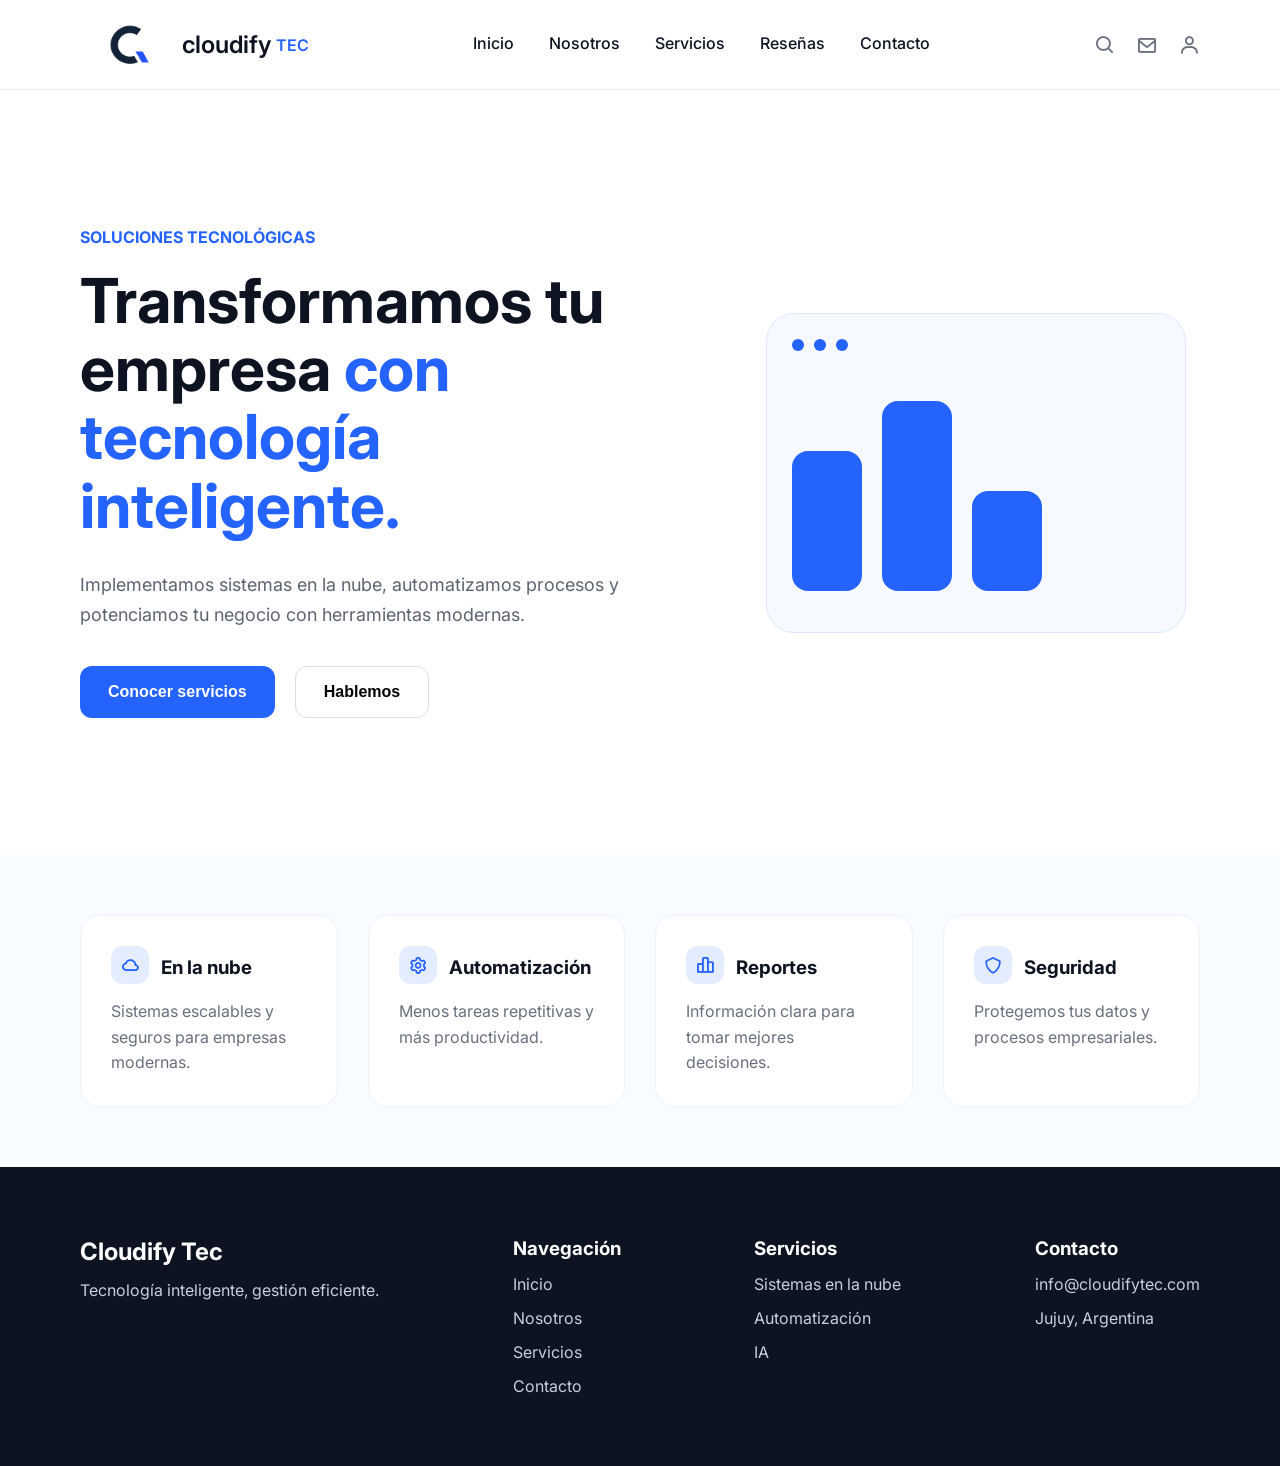
<file: index.html>
<!DOCTYPE html>
<html lang="es">
<head>
    <meta charset="UTF-8">
    <meta name="viewport" content="width=device-width, initial-scale=1.0">
    <meta name="description" content="Cloudify Tec ofrece soluciones tecnológicas para empresas: nube, automatización, inteligencia artificial y consultoría estratégica desde Jujuy, Argentina.">
    <meta name="keywords" content="tecnología, nube, automatización, inteligencia artificial, PyMEs, Jujuy, Argentina">
    <meta name="author" content="Cloudify Tec">
    <meta name="robots" content="index, follow">
    <meta property="og:title" content="Cloudify Tec | Tecnología inteligente">
    <meta property="og:description" content="Transformamos tu empresa con soluciones en la nube, automatización e IA.">
    <meta property="og:type" content="website">
    <meta property="og:locale" content="es_AR">
    <title>Cloudify Tec</title>

    <link rel="stylesheet" href="css/main.css">
    <link href="https://unpkg.com/boxicons@2.1.4/css/boxicons.min.css" rel="stylesheet">
    <link href="https://fonts.googleapis.com/css2?family=Inter:wght@300;400;500;600;700&display=swap" rel="stylesheet">
</head>
<body>

    <!-- NAVBAR -->
    <header class="navbar">

        <a href="index.html" class="logo">
            <div class="logo-icon">
                <img src="assets/logo-oficial.png" alt="Cloudify Tec logo" />
            </div>
            <div class="logo-text">
                cloudify <span>TEC</span>
            </div>
        </a>

        <nav class="nav-links">
            <a href="index.html">Inicio</a>
            <a href="Pages/nosotros.html">Nosotros</a>
            <a href="Pages/servicios.html">Servicios</a>
            <a href="Pages/reseñas.html">Reseñas</a>
            <a href="Pages/contacto.html">Contacto</a>
        </nav>


        <div class="nav-icons">
            <i class="bx bx-search"></i>
            <i class="bx bx-envelope"></i>
            <i class="bx bx-user"></i>
        </div>

    </header>


    <section class="hero">

        <div class="hero-text">

            <p class="mini-title">
                SOLUCIONES TECNOLÓGICAS
            </p>

            <h1>
                Transformamos tu empresa
                <span>
                    con tecnología inteligente.
                </span>
            </h1>

            <p class="description">
                Implementamos sistemas en la nube, automatizamos procesos
                y potenciamos tu negocio con herramientas modernas.
            </p>

            <div class="hero-buttons">
                <button class="primary-btn">
                    Conocer servicios
                </button>

                <button class="secondary-btn">
                    Hablemos
                </button>
            </div>

        </div>

        <div class="hero-image">

            <div class="mockup-card">

                <div class="mockup-top">
                    <span></span>
                    <span></span>
                    <span></span>
                </div>

                <div class="bars">
                    <div class="bar"></div>
                    <div class="bar middle"></div>
                    <div class="bar small"></div>
                </div>

            </div>

        </div>

    </section>

    <!-- FEATURES -->

    <section class="features">

        <div class="feature">

            <h3><span class="feature-icon"><i class="bx bx-cloud"></i></span>En la nube</h3>

            <p>
                Sistemas escalables y seguros para empresas modernas.
            </p>

        </div>

        <div class="feature">

            <h3><span class="feature-icon"><i class="bx bx-cog"></i></span>Automatización</h3>

            <p>
                Menos tareas repetitivas y más productividad.
            </p>

        </div>

        <div class="feature">

            <h3><span class="feature-icon"><i class="bx bx-bar-chart-alt-2"></i></span>Reportes</h3>

            <p>
                Información clara para tomar mejores decisiones.
            </p>

        </div>

        <div class="feature">

            <h3><span class="feature-icon"><i class="bx bx-shield"></i></span>Seguridad</h3>

            <p>
                Protegemos tus datos y procesos empresariales.
            </p>

        </div>

    </section>

    <!-- FOOTER -->

    <footer class="footer">

        <div class="footer-column">

            <h2>Cloudify Tec</h2>

            <p>
                Tecnología inteligente, gestión eficiente.
            </p>

        </div>

        <div class="footer-column">

            <h3>Navegación</h3>

            <a href="index.html">Inicio</a>
            <a href="Pages/nosotros.html">Nosotros</a>
            <a href="Pages/servicios.html">Servicios</a>
            <a href="Pages/contacto.html">Contacto</a>

        </div>

        <div class="footer-column">

            <h3>Servicios</h3>

            <a href="#">Sistemas en la nube</a>
            <a href="#">Automatización</a>
            <a href="#">IA</a>

        </div>

        <div class="footer-column">

            <h3>Contacto</h3>

            <p>info@cloudifytec.com</p>
            <p>Jujuy, Argentina</p>

        </div>

    </footer>

            


    </body>
    </html>
</file>
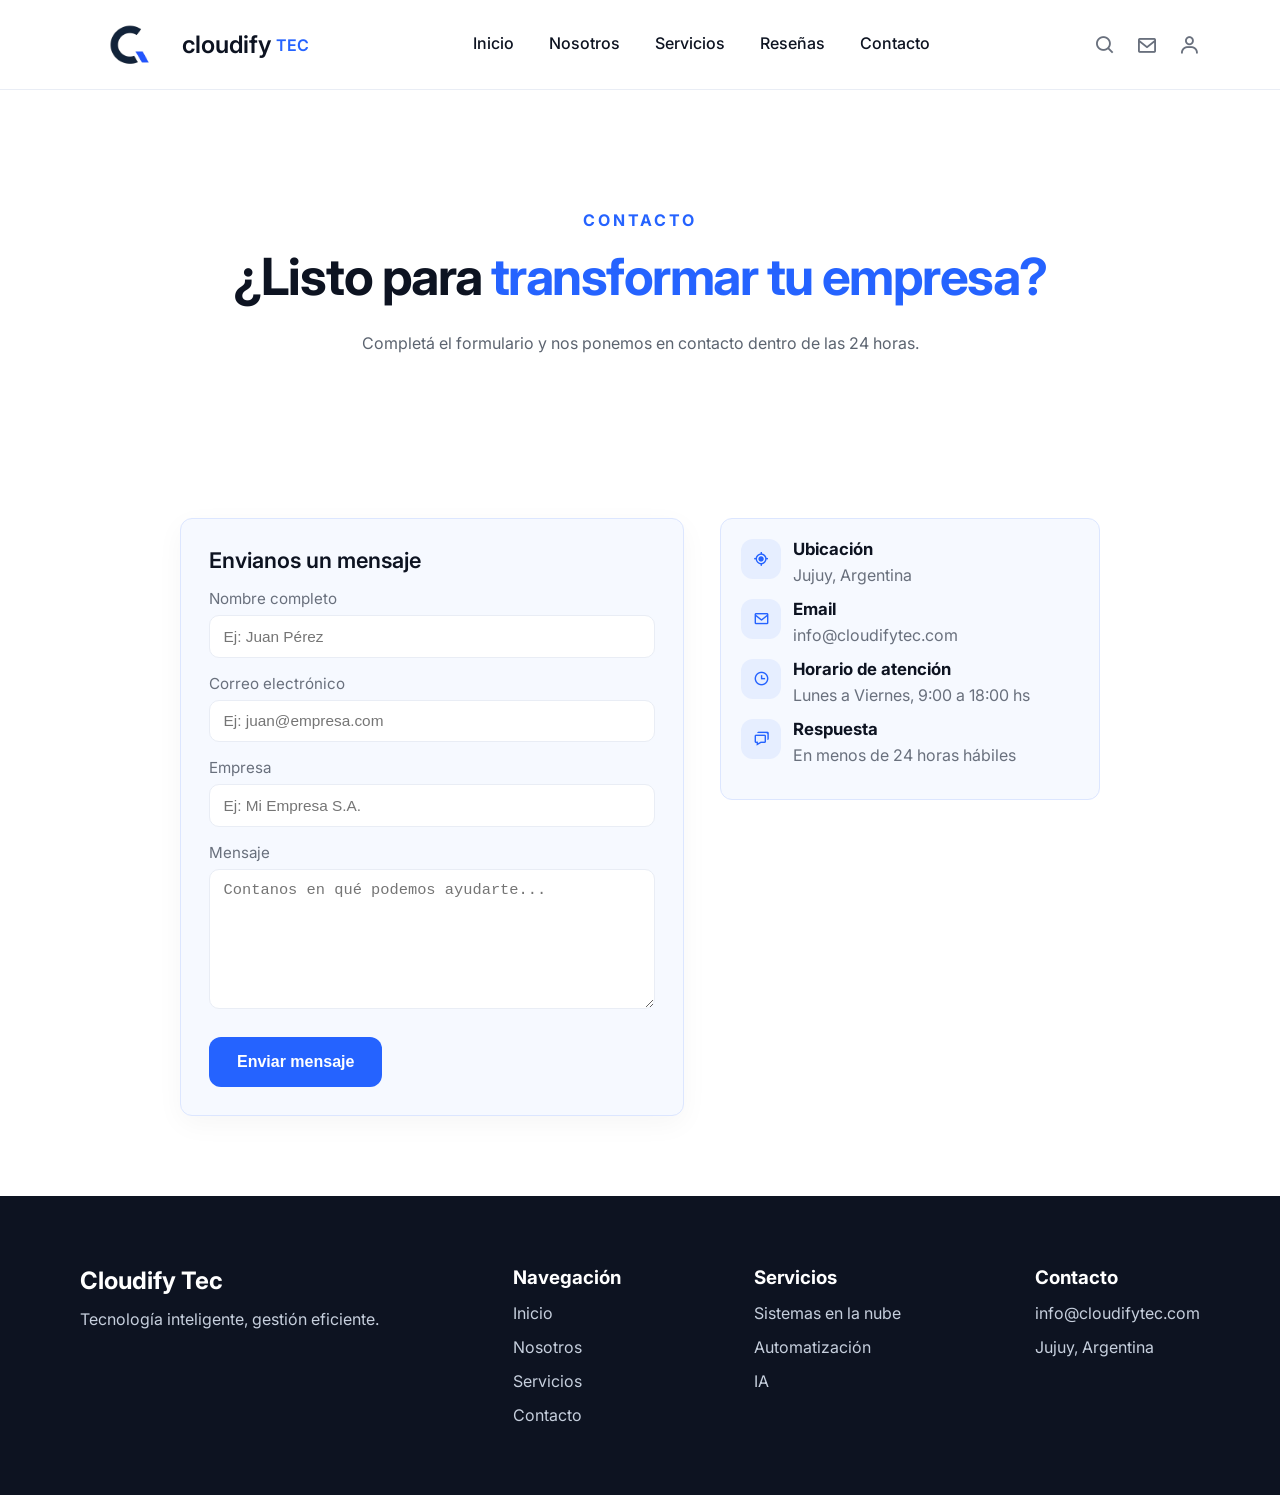
<file: Pages/contacto.html>
<!DOCTYPE html>
<html lang="es">
<head>
    <meta charset="UTF-8">
    <meta name="viewport" content="width=device-width, initial-scale=1.0">
    <meta name="description" content="Contactá a Cloudify Tec y comenzá tu transformación digital hoy mismo.">
    <meta name="keywords" content="contacto, tecnología, nube, automatización, inteligencia artificial, PyMEs, Jujuy, Argentina">
    <meta name="author" content="Cloudify Tec">
    <meta name="robots" content="index, follow">
    <meta property="og:title" content="Contacto | Cloudify Tec">
    <meta property="og:description" content="Contactá a Cloudify Tec para impulsar tu empresa con soluciones en la nube, automatización e inteligencia artificial.">
    <meta property="og:type" content="website">
    <meta property="og:locale" content="es_AR">
    <title>Contacto | Cloudify Tec</title>

    <link rel="stylesheet" href="../css/main.css">
    <link href="https://unpkg.com/boxicons@2.1.4/css/boxicons.min.css" rel="stylesheet">
    <link href="https://fonts.googleapis.com/css2?family=Inter:wght@300;400;500;600;700&display=swap" rel="stylesheet">
</head>
<body>

    <!-- NAVBAR -->
    <header class="navbar">
        <a href="../index.html" class="logo">
            <div class="logo-icon">
                <img src="../assets/logo-oficial.png" alt="Cloudify Tec logo" />
            </div>
            <div class="logo-text">
                cloudify <span>TEC</span>
            </div>
        </a>

        <nav class="nav-links">
            <a href="../index.html">Inicio</a>
            <a href="nosotros.html">Nosotros</a>
            <a href="servicios.html">Servicios</a>
            <a href="reseñas.html">Reseñas</a>
            <a href="contacto.html">Contacto</a>
        </nav>
        <div class="nav-icons">
            <i class="bx bx-search"></i>
            <i class="bx bx-envelope"></i>
            <i class="bx bx-user"></i>
        </div>
    </header>

    <!-- HERO CONTACTO -->
    <section class="page-hero">
        <p class="mini-title">CONTACTO</p>
        <h1>¿Listo para <span>transformar tu empresa?</span></h1>
        <p class="description">
            Completá el formulario y nos ponemos en contacto dentro de las 24 horas.
        </p>
    </section>

    <!-- SECCIÓN CONTACTO -->
    <section class="contacto-grid">

        <!-- FORMULARIO -->
        <div class="contacto-form">
            <h2 class="contacto-form__titulo">Envianos un mensaje</h2>

            <div class="form-grupo">
                <label class="form-grupo__label" for="nombre">Nombre completo</label>
                <input class="form-grupo__input" type="text" id="nombre" placeholder="Ej: Juan Pérez">
            </div>

            <div class="form-grupo">
                <label class="form-grupo__label" for="email">Correo electrónico</label>
                <input class="form-grupo__input" type="email" id="email" placeholder="Ej: juan@empresa.com">
            </div>

            <div class="form-grupo">
                <label class="form-grupo__label" for="empresa">Empresa</label>
                <input class="form-grupo__input" type="text" id="empresa" placeholder="Ej: Mi Empresa S.A.">
            </div>

            <div class="form-grupo">
                <label class="form-grupo__label" for="mensaje">Mensaje</label>
                <textarea class="form-grupo__textarea" id="mensaje" rows="5" placeholder="Contanos en qué podemos ayudarte..."></textarea>
            </div>

            <button class="primary-btn">Enviar mensaje</button>
        </div>

        <!-- INFO DE CONTACTO -->
        <div class="contacto-info">

            <div class="contacto-info__item">
                <span class="contacto-info__icono"><i class="bx bx-current-location"></i></span>
                <div>
                    <h3>Ubicación</h3>
                    <p>Jujuy, Argentina</p>
                </div>
            </div>

            <div class="contacto-info__item">
                <span class="contacto-info__icono"><i class="bx bx-envelope"></i></span>
                <div>
                    <h3>Email</h3>
                    <p>info@cloudifytec.com</p>
                </div>
            </div>

            <div class="contacto-info__item">
                <span class="contacto-info__icono"><i class="bx bx-time"></i></span>
                <div>
                    <h3>Horario de atención</h3>
                    <p>Lunes a Viernes, 9:00 a 18:00 hs</p>
                </div>
            </div>

            <div class="contacto-info__item">
                <span class="contacto-info__icono"><i class="bx bx-chat"></i></span>
                <div>
                    <h3>Respuesta</h3>
                    <p>En menos de 24 horas hábiles</p>
                </div>
            </div>

        </div>

    </section>

    <!-- FOOTER -->
    <footer class="footer">
        <div class="footer-column">
            <h2>Cloudify Tec</h2>
            <p>Tecnología inteligente, gestión eficiente.</p>
        </div>

        <div class="footer-column">
            <h3>Navegación</h3>
            <a href="../index.html">Inicio</a>
            <a href="nosotros.html">Nosotros</a>
            <a href="servicios.html">Servicios</a>
            <a href="contacto.html">Contacto</a>
        </div>

        <div class="footer-column">
            <h3>Servicios</h3>
            <a href="#">Sistemas en la nube</a>
            <a href="#">Automatización</a>
            <a href="#">IA</a>
        </div>

        <div class="footer-column">
            <h3>Contacto</h3>
            <p>info@cloudifytec.com</p>
            <p>Jujuy, Argentina</p>
        </div>
    </footer>


</body>
</html>
</file>
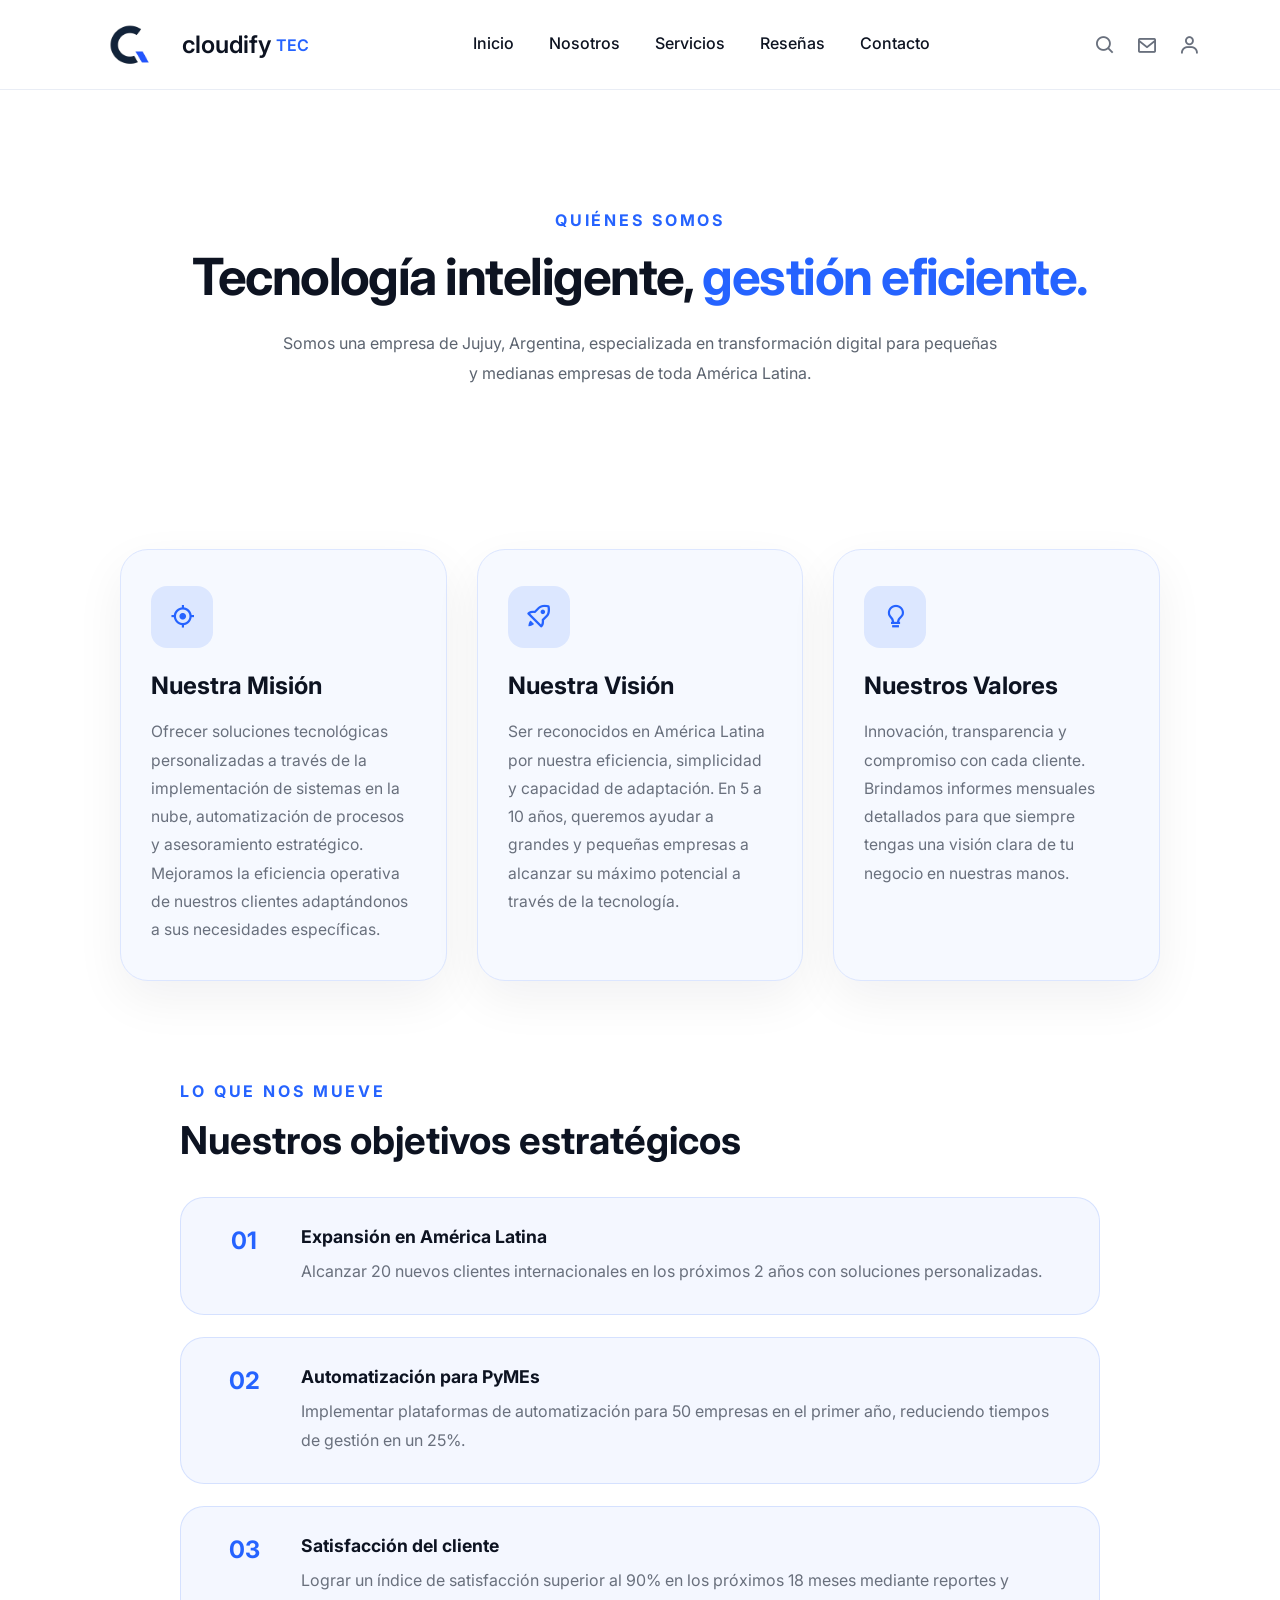
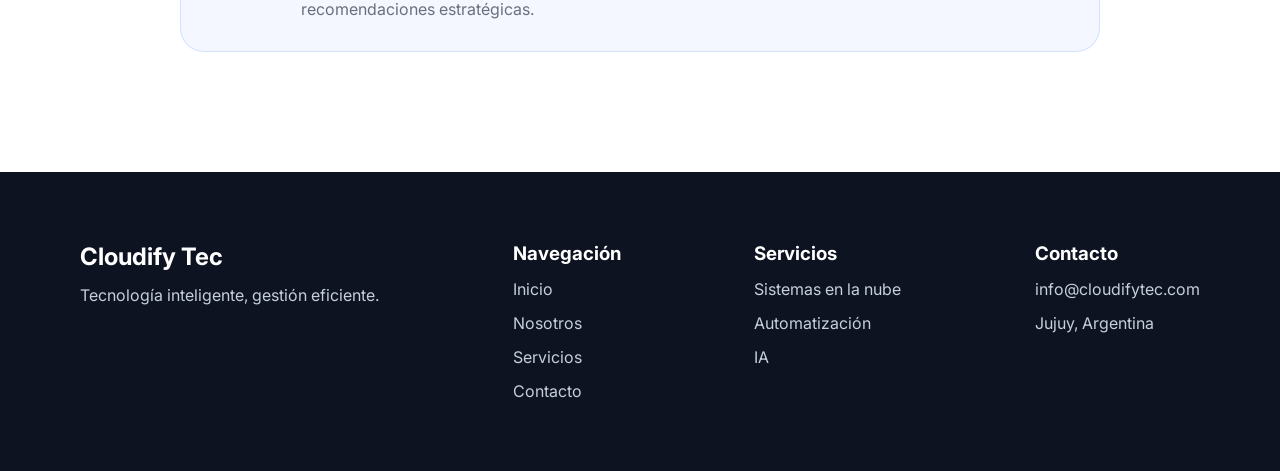
<file: Pages/nosotros.html>
<!DOCTYPE html>
<html lang="es">
<head>
    <meta charset="UTF-8">
    <meta name="viewport" content="width=device-width, initial-scale=1.0">
    <meta name="description" content="Conocé quiénes somos en Cloudify Tec, nuestra misión, visión y el equipo detrás de la transformación digital de tu empresa.">
    <meta name="keywords" content="nosotros, tecnología, nube, automatización, inteligencia artificial, PyMEs, Jujuy, Argentina">
    <meta name="author" content="Cloudify Tec">
    <meta name="robots" content="index, follow">
    <meta property="og:title" content="Nosotros | Cloudify Tec">
    <meta property="og:description" content="Descubrí el equipo y la visión de Cloudify Tec, expertos en soluciones tecnológicas para empresas.">
    <meta property="og:type" content="website">
    <meta property="og:locale" content="es_AR">
    <title>Nosotros | Cloudify Tec</title>

    <link rel="stylesheet" href="../css/main.css">
    <link href="https://unpkg.com/boxicons@2.1.4/css/boxicons.min.css" rel="stylesheet">
    <link href="https://fonts.googleapis.com/css2?family=Inter:wght@300;400;500;600;700&display=swap" rel="stylesheet">
</head>
<body>

    <!-- NAVBAR -->
    <header class="navbar">
        <a href="../index.html" class="logo">
            <div class="logo-icon">
                <img src="../assets/logo-oficial.png" alt="Cloudify Tec logo" />
            </div>
            <div class="logo-text">
                cloudify <span>TEC</span>
            </div>
        </a>

        <nav class="nav-links">
            <a href="../index.html">Inicio</a>
            <a href="nosotros.html">Nosotros</a>
            <a href="servicios.html">Servicios</a>
            <a href="reseñas.html">Reseñas</a>
            <a href="contacto.html">Contacto</a>
        </nav>

        <div class="nav-icons">
            <i class="bx bx-search"></i>
            <i class="bx bx-envelope"></i>
            <i class="bx bx-user"></i>
        </div>
    </header>

    <!-- HERO NOSOTROS -->
    <section class="page-hero">
        <p class="mini-title">QUIÉNES SOMOS</p>
        <h1>Tecnología inteligente, <span>gestión eficiente.</span></h1>
        <p class="description">
            Somos una empresa de Jujuy, Argentina, especializada en transformación digital 
            para pequeñas y medianas empresas de toda América Latina.
        </p>
    </section>

    <!-- MISIÓN Y VISIÓN -->
    <section class="about-grid">

        <div class="about-card">
            <div class="about-card__icono"><i class="bx bx-target-lock"></i></div>
            <h2 class="about-card__titulo">Nuestra Misión</h2>
            <p class="about-card__texto">
                Ofrecer soluciones tecnológicas personalizadas a través de la implementación 
                de sistemas en la nube, automatización de procesos y asesoramiento estratégico. 
                Mejoramos la eficiencia operativa de nuestros clientes adaptándonos a sus 
                necesidades específicas.
            </p>
        </div>

        <div class="about-card">
            <div class="about-card__icono"><i class="bx bx-rocket"></i></div>
            <h2 class="about-card__titulo">Nuestra Visión</h2>
            <p class="about-card__texto">
                Ser reconocidos en América Latina por nuestra eficiencia, simplicidad y 
                capacidad de adaptación. En 5 a 10 años, queremos ayudar a grandes y pequeñas 
                empresas a alcanzar su máximo potencial a través de la tecnología.
            </p>
        </div>

        <div class="about-card">
            <div class="about-card__icono"><i class="bx bx-bulb"></i></div>
            <h2 class="about-card__titulo">Nuestros Valores</h2>
            <p class="about-card__texto">
                Innovación, transparencia y compromiso con cada cliente. Brindamos informes 
                mensuales detallados para que siempre tengas una visión clara de tu negocio 
                en nuestras manos.
            </p>
        </div>

    </section>

    <!-- OBJETIVOS -->
    <section class="objetivos">
        <p class="mini-title">LO QUE NOS MUEVE</p>
        <h2>Nuestros objetivos estratégicos</h2>

        <div class="objetivos__lista">

            <div class="objetivo-item">
                <span class="objetivo-item__numero">01</span>
                <div>
                    <h3>Expansión en América Latina</h3>
                    <p>Alcanzar 20 nuevos clientes internacionales en los próximos 2 años con soluciones personalizadas.</p>
                </div>
            </div>

            <div class="objetivo-item">
                <span class="objetivo-item__numero">02</span>
                <div>
                    <h3>Automatización para PyMEs</h3>
                    <p>Implementar plataformas de automatización para 50 empresas en el primer año, reduciendo tiempos de gestión en un 25%.</p>
                </div>
            </div>

            <div class="objetivo-item">
                <span class="objetivo-item__numero">03</span>
                <div>
                    <h3>Satisfacción del cliente</h3>
                    <p>Lograr un índice de satisfacción superior al 90% en los próximos 18 meses mediante reportes y recomendaciones estratégicas.</p>
                </div>
            </div>

        </div>
    </section>

    <!-- FOOTER -->
    <footer class="footer">
        <div class="footer-column">
            <h2>Cloudify Tec</h2>
            <p>Tecnología inteligente, gestión eficiente.</p>
        </div>

        <div class="footer-column">
            <h3>Navegación</h3>
            <a href="../index.html">Inicio</a>
            <a href="nosotros.html">Nosotros</a>
            <a href="servicios.html">Servicios</a>
            <a href="contacto.html">Contacto</a>
        </div>

        <div class="footer-column">
            <h3>Servicios</h3>
            <a href="#">Sistemas en la nube</a>
            <a href="#">Automatización</a>
            <a href="#">IA</a>
        </div>

        <div class="footer-column">
            <h3>Contacto</h3>
            <p>info@cloudifytec.com</p>
            <p>Jujuy, Argentina</p>
        </div>
    </footer>


</body>
</html>
</file>
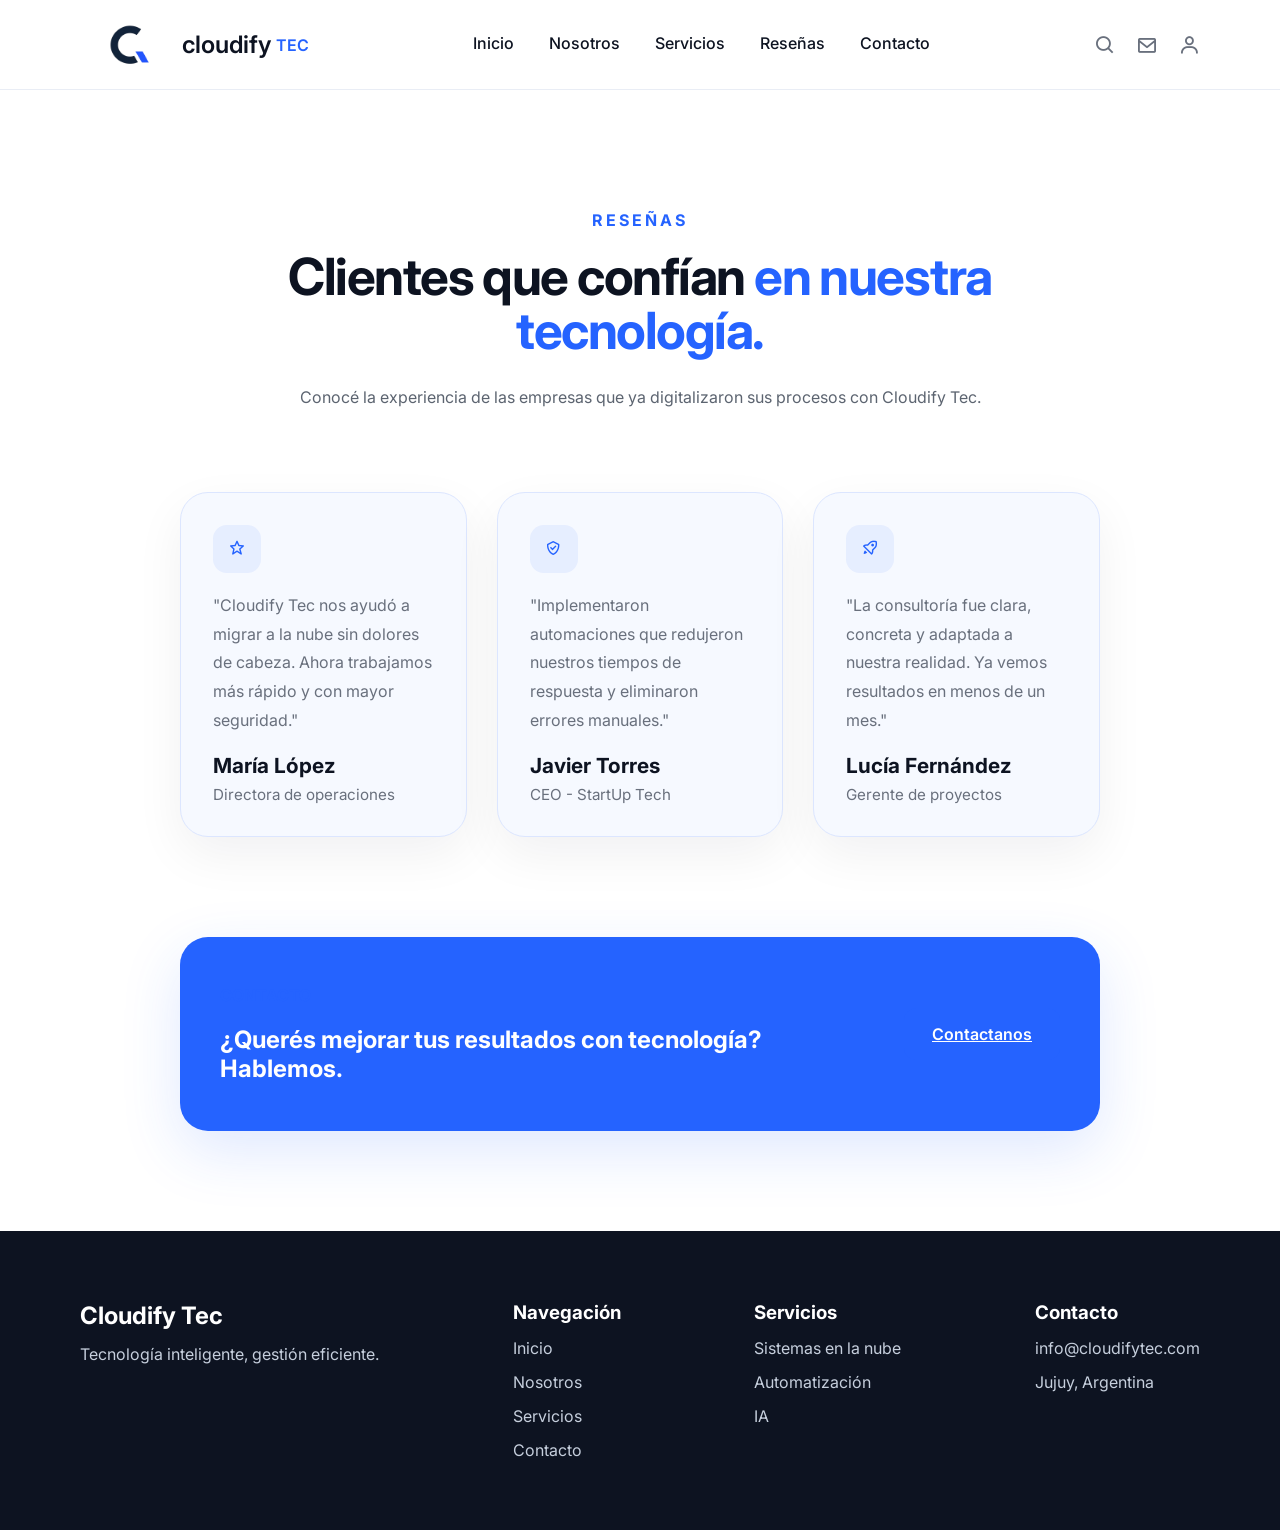
<file: Pages/reseñas.html>
﻿<!DOCTYPE html>
<html lang="es">
<head>
    <meta charset="UTF-8">
    <meta name="viewport" content="width=device-width, initial-scale=1.0">
    <meta name="description" content="Lee las reseñas de clientes satisfechos con Cloudify Tec y descubre por qué confían en nuestra tecnología.">
    <meta name="keywords" content="reseñas, testimonios, clientes, tecnología, nube, automatización, IA, Jujuy, Argentina">
    <meta name="author" content="Cloudify Tec">
    <meta name="robots" content="index, follow">
    <meta property="og:title" content="Reseñas | Cloudify Tec">
    <meta property="og:description" content="Conocé las reseñas de clientes de Cloudify Tec y cómo transformamos empresas con tecnología inteligente.">
    <meta property="og:type" content="website">
    <meta property="og:locale" content="es_AR">
    <title>Reseñas | Cloudify Tec</title>

    <link rel="stylesheet" href="../css/main.css">
    <link href="https://unpkg.com/boxicons@2.1.4/css/boxicons.min.css" rel="stylesheet">
    <link href="https://fonts.googleapis.com/css2?family=Inter:wght@300;400;500;600;700&display=swap" rel="stylesheet">
</head>
<body>

    <!-- NAVBAR -->
    <header class="navbar">
        <a href="../index.html" class="logo">
            <div class="logo-icon">
                <img src="../assets/logo-oficial.png" alt="Cloudify Tec logo" />
            </div>
            <div class="logo-text">
                cloudify <span>TEC</span>
            </div>
        </a>

        <nav class="nav-links">
            <a href="../index.html">Inicio</a>
            <a href="nosotros.html">Nosotros</a>
            <a href="servicios.html">Servicios</a>
            <a href="reseñas.html">Reseñas</a>
            <a href="contacto.html">Contacto</a>
        </nav>


        <div class="nav-icons">
            <i class="bx bx-search"></i>
            <i class="bx bx-envelope"></i>
            <i class="bx bx-user"></i>
        </div>
    </header>

    <!-- HERO RESEÑAS -->
    <section class="page-hero">
        <p class="mini-title">RESEÑAS</p>
        <h1>Clientes que confían <span>en nuestra tecnología.</span></h1>
        <p class="description">
            Conocé la experiencia de las empresas que ya digitalizaron sus procesos con Cloudify Tec.
        </p>
    </section>

    <!-- RESEÑAS -->
    <section class="reviews-grid">
        <article class="review-card">
            <div class="review-icon"><i class="bx bx-star"></i></div>
            <p>"Cloudify Tec nos ayudó a migrar a la nube sin dolores de cabeza. Ahora trabajamos más rápido y con mayor seguridad."</p>
            <h3>María López</h3>
            <span>Directora de operaciones</span>
        </article>

        <article class="review-card">
            <div class="review-icon"><i class="bx bx-check-shield"></i></div>
            <p>"Implementaron automaciones que redujeron nuestros tiempos de respuesta y eliminaron errores manuales."</p>
            <h3>Javier Torres</h3>
            <span>CEO - StartUp Tech</span>
        </article>

        <article class="review-card">
            <div class="review-icon"><i class="bx bx-rocket"></i></div>
            <p>"La consultoría fue clara, concreta y adaptada a nuestra realidad. Ya vemos resultados en menos de un mes."</p>
            <h3>Lucía Fernández</h3>
            <span>Gerente de proyectos</span>
        </article>
    </section>

    <!-- CTA -->
    <section class="cta-section">
        <div class="cta-card">
            <div>
                <p class="mini-title">CONTACTO</p>
                <h2>¿Querés mejorar tus resultados con tecnología? Hablemos.</h2>
            </div>
            <a href="contacto.html" class="primary-btn">Contactanos</a>
        </div>
    </section>

    <!-- FOOTER -->
    <footer class="footer">
        <div class="footer-column">
            <h2>Cloudify Tec</h2>
            <p>Tecnología inteligente, gestión eficiente.</p>
        </div>

        <div class="footer-column">
            <h3>Navegación</h3>
            <a href="../index.html">Inicio</a>
            <a href="nosotros.html">Nosotros</a>
            <a href="servicios.html">Servicios</a>
            <a href="contacto.html">Contacto</a>
        </div>

        <div class="footer-column">
            <h3>Servicios</h3>
            <a href="#">Sistemas en la nube</a>
            <a href="#">Automatización</a>
            <a href="#">IA</a>
        </div>

        <div class="footer-column">
            <h3>Contacto</h3>
            <p>info@cloudifytec.com</p>
            <p>Jujuy, Argentina</p>
        </div>
    </footer>
</body>
</html>
</file>
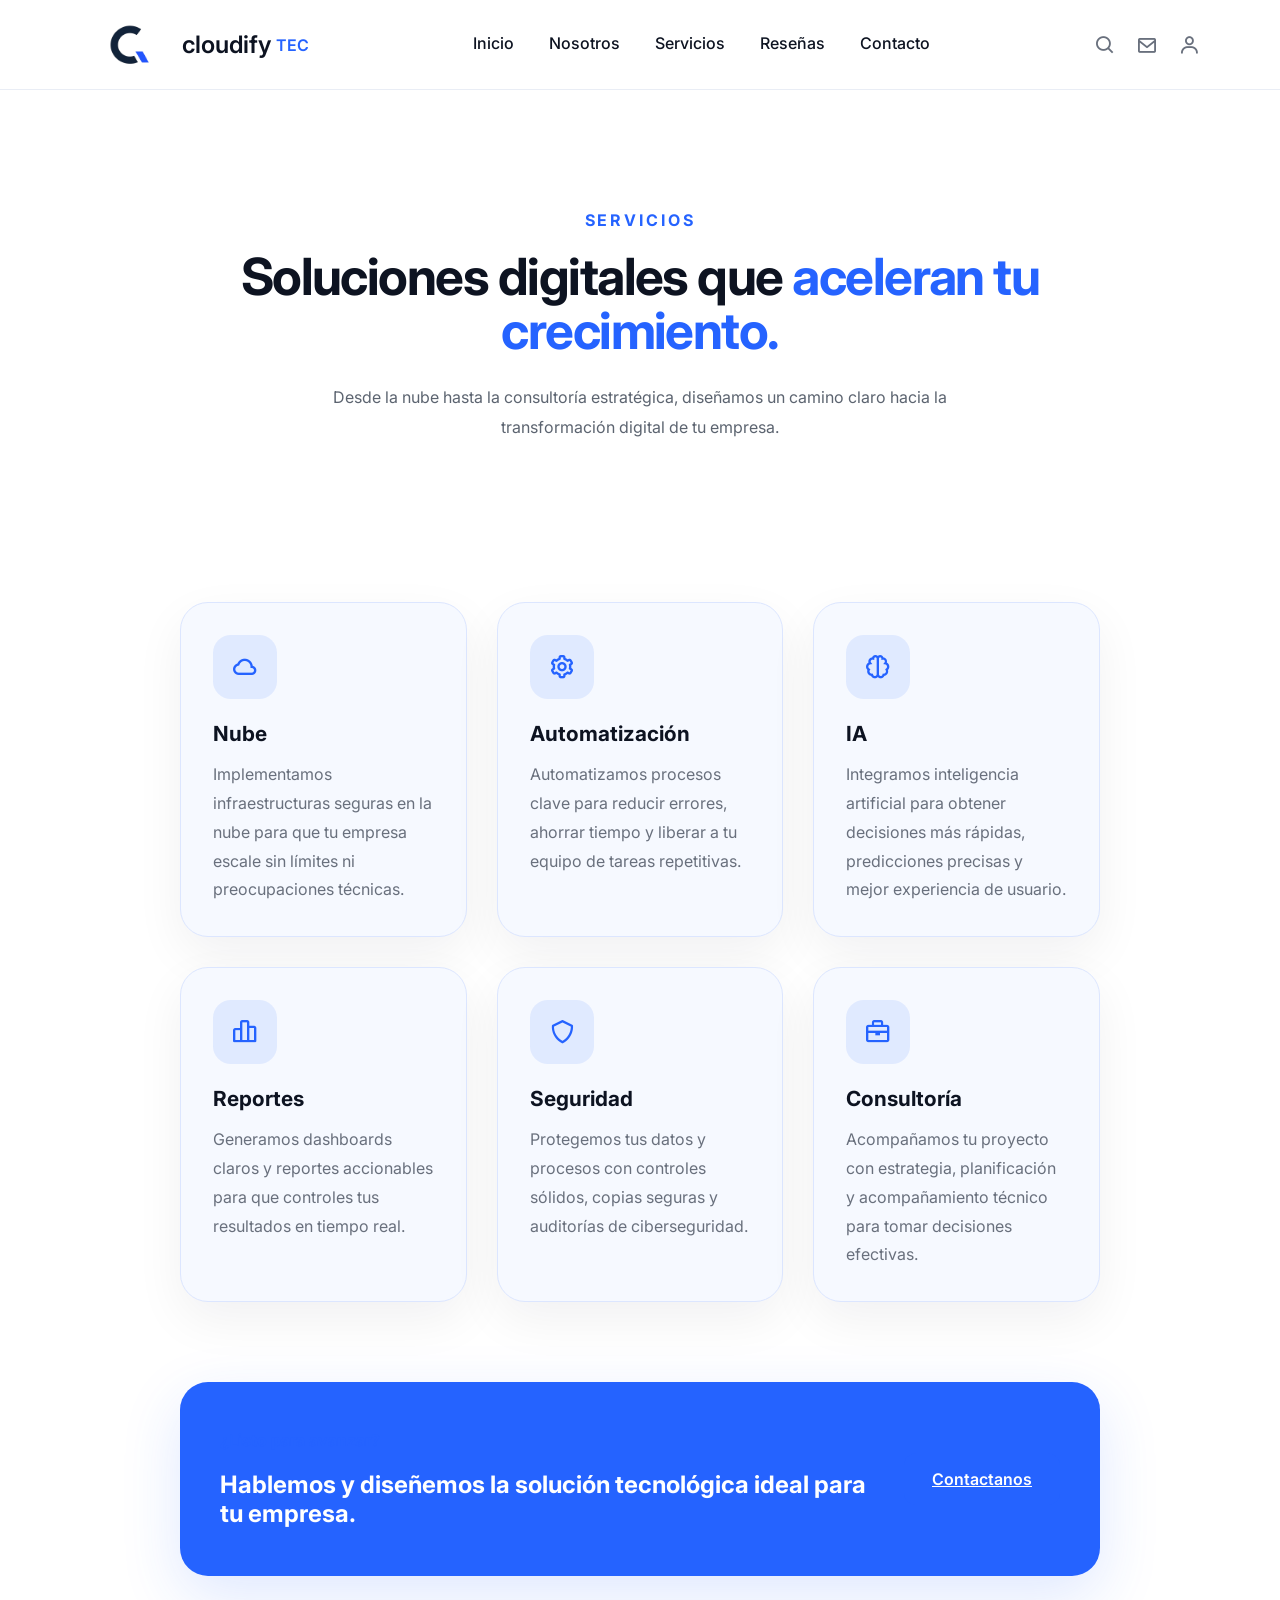
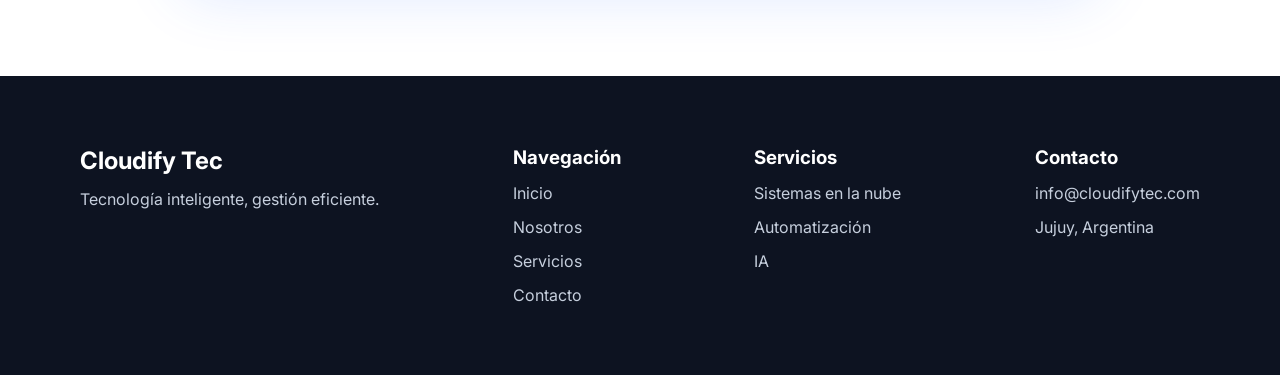
<file: Pages/servicios.html>
<!DOCTYPE html>
<html lang="es">
<head>
    <meta charset="UTF-8">
    <meta name="viewport" content="width=device-width, initial-scale=1.0">
    <meta name="description" content="Descubrí los servicios de Cloudify Tec: nube, automatización, IA, reportes, seguridad y consultoría para tu empresa.">
    <meta name="keywords" content="servicios, nube, automatización, inteligencia artificial, reportes, seguridad, consultoría, PyMEs, Jujuy, Argentina">
    <meta name="author" content="Cloudify Tec">
    <meta name="robots" content="index, follow">
    <meta property="og:title" content="Servicios | Cloudify Tec">
    <meta property="og:description" content="Explorá los servicios de Cloudify Tec: soluciones en nube, automatización, IA, reportes y seguridad para tu empresa.">
    <meta property="og:type" content="website">
    <meta property="og:locale" content="es_AR">
    <title>Servicios | Cloudify Tec</title>

    <link rel="stylesheet" href="../css/main.css">
    <link href="https://unpkg.com/boxicons@2.1.4/css/boxicons.min.css" rel="stylesheet">
    <link href="https://fonts.googleapis.com/css2?family=Inter:wght@300;400;500;600;700&display=swap" rel="stylesheet">
</head>
<body>

    <!-- NAVBAR -->
    <header class="navbar">
        <a href="../index.html" class="logo">
            <div class="logo-icon">
                <img src="../assets/logo-oficial.png" alt="Cloudify Tec logo" />
            </div>
            <div class="logo-text">
                cloudify <span>TEC</span>
            </div>
        </a>

        <nav class="nav-links">
            <a href="../index.html">Inicio</a>
            <a href="nosotros.html">Nosotros</a>
            <a href="servicios.html">Servicios</a>
            <a href="reseñas.html">Reseñas</a>
            <a href="contacto.html">Contacto</a>
        </nav>


        <div class="nav-icons">
            <i class="bx bx-search"></i>
            <i class="bx bx-envelope"></i>
            <i class="bx bx-user"></i>
        </div>
    </header>

    <!-- HERO SERVICIOS -->
    <section class="page-hero">
        <p class="mini-title">SERVICIOS</p>
        <h1>Soluciones digitales que <span>aceleran tu crecimiento.</span></h1>
        <p class="description">
            Desde la nube hasta la consultoría estratégica, diseñamos un camino claro hacia la transformación digital de tu empresa.
        </p>
    </section>

    <!-- GRID DE SERVICIOS -->
    <section class="servicios-grid">
        <article class="service-card">
            <div class="service-icon"><i class="bx bx-cloud"></i></div>
            <h3>Nube</h3>
            <p>Implementamos infraestructuras seguras en la nube para que tu empresa escale sin límites ni preocupaciones técnicas.</p>
        </article>

        <article class="service-card">
            <div class="service-icon"><i class="bx bx-cog"></i></div>
            <h3>Automatización</h3>
            <p>Automatizamos procesos clave para reducir errores, ahorrar tiempo y liberar a tu equipo de tareas repetitivas.</p>
        </article>

        <article class="service-card">
            <div class="service-icon"><i class="bx bx-brain"></i></div>
            <h3>IA</h3>
            <p>Integramos inteligencia artificial para obtener decisiones más rápidas, predicciones precisas y mejor experiencia de usuario.</p>
        </article>

        <article class="service-card">
            <div class="service-icon"><i class="bx bx-bar-chart-alt-2"></i></div>
            <h3>Reportes</h3>
            <p>Generamos dashboards claros y reportes accionables para que controles tus resultados en tiempo real.</p>
        </article>

        <article class="service-card">
            <div class="service-icon"><i class="bx bx-shield"></i></div>
            <h3>Seguridad</h3>
            <p>Protegemos tus datos y procesos con controles sólidos, copias seguras y auditorías de ciberseguridad.</p>
        </article>

        <article class="service-card">
            <div class="service-icon"><i class="bx bx-briefcase"></i></div>
            <h3>Consultoría</h3>
            <p>Acompañamos tu proyecto con estrategia, planificación y acompañamiento técnico para tomar decisiones efectivas.</p>
        </article>
    </section>

    <!-- CTA -->
    <section class="cta-section">
        <div class="cta-card">
            <div>
                <p class="mini-title">¿Listo para avanzar?</p>
                <h2>Hablemos y diseñemos la solución tecnológica ideal para tu empresa.</h2>
            </div>
            <a href="contacto.html" class="primary-btn">Contactanos</a>
        </div>
    </section>

    <!-- FOOTER -->
    <footer class="footer">
        <div class="footer-column">
            <h2>Cloudify Tec</h2>
            <p>Tecnología inteligente, gestión eficiente.</p>
        </div>

        <div class="footer-column">
            <h3>Navegación</h3>
            <a href="../index.html">Inicio</a>
            <a href="nosotros.html">Nosotros</a>
            <a href="servicios.html">Servicios</a>
            <a href="contacto.html">Contacto</a>
        </div>

        <div class="footer-column">
            <h3>Servicios</h3>
            <a href="#">Sistemas en la nube</a>
            <a href="#">Automatización</a>
            <a href="#">IA</a>
        </div>

        <div class="footer-column">
            <h3>Contacto</h3>
            <p>info@cloudifytec.com</p>
            <p>Jujuy, Argentina</p>
        </div>
    </footer>
</body>
</html>
</file>
<file: css/main.css>
@keyframes fadeUp {
  from {
    opacity: 0;
    transform: translateY(28px);
  }
  to {
    opacity: 1;
    transform: translateY(0);
  }
}
@keyframes fadeInLeft {
  from {
    opacity: 0;
    transform: translateX(-30px);
  }
  to {
    opacity: 1;
    transform: translateX(0);
  }
}
@keyframes fadeInRight {
  from {
    opacity: 0;
    transform: translateX(30px);
  }
  to {
    opacity: 1;
    transform: translateX(0);
  }
}
@keyframes fadeInDown {
  from {
    opacity: 0;
    transform: translateY(-20px);
  }
  to {
    opacity: 1;
    transform: translateY(0);
  }
}
@keyframes growBar1 {
  from {
    height: 0;
  }
  to {
    height: 140px;
  }
}
@keyframes growBar2 {
  from {
    height: 0;
  }
  to {
    height: 190px;
  }
}
@keyframes growBar3 {
  from {
    height: 0;
  }
  to {
    height: 100px;
  }
}
@keyframes floatCard {
  0%, 100% {
    transform: translateY(0px);
  }
  50% {
    transform: translateY(-12px);
  }
}
@keyframes pulse {
  0%, 100% {
    box-shadow: 0 0 0 0 rgba(37, 99, 255, 0.4);
  }
  50% {
    box-shadow: 0 0 0 10px rgba(37, 99, 255, 0);
  }
}
@keyframes blink {
  0%, 100% {
    opacity: 1;
  }
  50% {
    opacity: 0.25;
  }
}
.navbar {
  width: 100%;
  height: 90px;
  display: flex;
  align-items: center;
  justify-content: space-between;
  padding: 0 80px;
  border-bottom: 1px solid #e9edf5;
  position: sticky;
  top: 0;
  z-index: 100;
  background: rgba(255, 255, 255, 0.88);
  backdrop-filter: blur(14px);
  -webkit-backdrop-filter: blur(14px);
}

.logo {
  display: flex;
  align-items: center;
  gap: 2px;
  animation: fadeInLeft 0.6s cubic-bezier(0.22, 1, 0.36, 1) both;
  text-decoration: none;
  color: inherit;
}

.logo-icon {
  width: 100px;
  height: 100px;
  overflow: hidden;
  display: flex;
  align-items: center;
  justify-content: center;
  transition: transform 0.3s;
}

.logo:hover .logo-icon {
  transform: scale(1.05);
}

.logo-icon img {
  width: 100%;
  height: 100%;
  object-fit: cover;
}

.logo-text {
  font-size: 24px;
  font-weight: 600;
  display: flex;
  align-items: center;
}

.logo-text span {
  color: #2563ff;
  font-size: 16px;
  margin-left: 5px;
}

.nav-links {
  display: flex;
  gap: 35px;
  animation: fadeInDown 0.6s 0.15s cubic-bezier(0.22, 1, 0.36, 1) both;
}

.nav-links a {
  text-decoration: none;
  color: #0d1321;
  font-weight: 500;
  position: relative;
  padding-bottom: 3px;
  transition: color 0.3s;
}

.nav-links a::after {
  content: "";
  position: absolute;
  bottom: 0;
  left: 0;
  width: 0;
  height: 2px;
  background: #2563ff;
  border-radius: 2px;
  transition: width 0.3s cubic-bezier(0.22, 1, 0.36, 1);
}

.nav-links a:hover {
  color: #2563ff;
}

.nav-links a:hover::after {
  width: 100%;
}

.nav-icons {
  display: flex;
  gap: 20px;
  font-size: 22px;
  cursor: pointer;
  animation: fadeInDown 0.6s 0.25s cubic-bezier(0.22, 1, 0.36, 1) both;
}


.nav-icons span {
  display: inline-block;
  transition: transform 0.25s, color 0.25s;
}

.nav-icons span:hover {
  transform: scale(1.3);
  color: #2563ff;
}

/* Mobile toggle button (hidden on desktop) */
.nav-toggle {
  display: none;
  background: transparent;
  border: none;
  font-size: 26px;
  cursor: pointer;
}

@media (max-width: 760px) {
  .navbar {
    padding: 0 20px;
    height: 72px;
  }
  .nav-toggle {
    display: block;
  }
  .nav-links {
    display: none;
    position: absolute;
    top: 72px;
    left: 0;
    right: 0;
    background: rgba(255, 255, 255, 0.98);
    flex-direction: column;
    gap: 0;
    padding: 12px 18px;
    border-bottom: 1px solid #e9edf5;
  }
  .nav-links a {
    padding: 12px 0;
    border-bottom: 1px solid transparent;
  }
  .nav-icons {
    display: none;
  }
  .navbar.nav-open .nav-links {
    display: flex;
  }
}
.hero {
  width: 100%;
  min-height: 85vh;
  display: flex;
  align-items: center;
  justify-content: space-between;
  padding: 80px;
}

.hero-text {
  width: 50%;
}

.mini-title {
  color: #2563ff;
  font-weight: 700;
  margin-bottom: 20px;
  animation: fadeUp 0.6s 0.2s cubic-bezier(0.22, 1, 0.36, 1) both;
}

.hero-text h1 {
  font-size: 62px;
  line-height: 1.1;
  margin-bottom: 30px;
  animation: fadeUp 0.6s 0.35s cubic-bezier(0.22, 1, 0.36, 1) both;
}

.hero-text h1 span {
  color: #2563ff;
}

.description {
  color: #5c6470;
  font-size: 18px;
  line-height: 1.7;
  margin-bottom: 35px;
  animation: fadeUp 0.6s 0.5s cubic-bezier(0.22, 1, 0.36, 1) both;
}

.hero-buttons {
  display: flex;
  gap: 20px;
  animation: fadeUp 0.6s 0.65s cubic-bezier(0.22, 1, 0.36, 1) both;
}

.primary-btn {
  background: #2563ff;
  color: white;
  border: none;
  padding: 16px 28px;
  border-radius: 12px;
  font-size: 16px;
  font-weight: 600;
  cursor: pointer;
  transition: transform 0.25s, box-shadow 0.25s;
}

.primary-btn:hover {
  transform: translateY(-4px);
  box-shadow: 0 10px 30px rgba(37, 99, 255, 0.35);
}

.primary-btn:active {
  transform: translateY(-1px);
}

.secondary-btn {
  background: transparent;
  border: 1px solid #d8dce5;
  padding: 16px 28px;
  border-radius: 12px;
  font-size: 16px;
  font-weight: 600;
  cursor: pointer;
  transition: border-color 0.25s, transform 0.25s, background 0.25s, color 0.25s;
}

.secondary-btn:hover {
  border-color: #2563ff;
  color: #2563ff;
  background: #f0f5ff;
  transform: translateY(-4px);
}

.hero-image {
  width: 40%;
  display: flex;
  justify-content: center;
  animation: fadeInRight 0.7s 0.4s cubic-bezier(0.22, 1, 0.36, 1) both;
}

.mockup-card {
  width: 420px;
  height: 320px;
  background: #f6f9ff;
  border: 1px solid #dce6ff;
  border-radius: 28px;
  padding: 25px;
  animation: fadeInRight 0.7s 0.4s cubic-bezier(0.22, 1, 0.36, 1) both, floatCard 4s 1.2s ease-in-out infinite;
}

.mockup-top {
  display: flex;
  gap: 10px;
  margin-bottom: 40px;
}

.mockup-top span {
  width: 12px;
  height: 12px;
  border-radius: 50%;
  background: #2563ff;
}

.mockup-top span:nth-child(1) {
  animation: blink 2s 0s infinite;
}

.mockup-top span:nth-child(2) {
  animation: blink 2s 0.4s infinite;
}

.mockup-top span:nth-child(3) {
  animation: blink 2s 0.8s infinite;
}

.bars {
  width: 100%;
  height: 200px;
  display: flex;
  align-items: flex-end;
  gap: 20px;
}

.bar {
  width: 70px;
  border-radius: 16px;
  background: #2563ff;
  transition: filter 0.25s;
}

.bar:hover {
  filter: brightness(1.2);
  cursor: pointer;
}

.bar:nth-child(1) {
  height: 140px;
  animation: growBar1 0.9s 0.8s cubic-bezier(0.22, 1, 0.36, 1) both;
}

.bar:nth-child(2) {
  height: 190px;
  animation: growBar2 0.9s 1s cubic-bezier(0.22, 1, 0.36, 1) both;
}

.bar:nth-child(3) {
  height: 100px;
  animation: growBar3 0.9s 1.2s cubic-bezier(0.22, 1, 0.36, 1) both;
}

.features {
  width: 100%;
  display: flex;
  justify-content: center;
  gap: 30px;
  padding: 60px 80px;
  background: #f8fbff;
}

.feature {
  width: 260px;
  background: white;
  padding: 30px;
  border-radius: 20px;
  border: 1px solid #edf1f7;
  transition: transform 0.3s cubic-bezier(0.22, 1, 0.36, 1), box-shadow 0.3s, border-color 0.3s;
}

.feature:nth-child(1) {
  animation: fadeUp 0.6s 0.1s cubic-bezier(0.22, 1, 0.36, 1) both;
}

.feature:nth-child(2) {
  animation: fadeUp 0.6s 0.25s cubic-bezier(0.22, 1, 0.36, 1) both;
}

.feature:nth-child(3) {
  animation: fadeUp 0.6s 0.4s cubic-bezier(0.22, 1, 0.36, 1) both;
}

.feature:nth-child(4) {
  animation: fadeUp 0.6s 0.55s cubic-bezier(0.22, 1, 0.36, 1) both;
}

.feature:hover {
  transform: translateY(-8px);
  box-shadow: 0 16px 40px rgba(37, 99, 255, 0.12);
  border-color: #c0d3ff;
}

.feature h3 {
  margin-bottom: 15px;
}

.feature p {
  color: #69707d;
  line-height: 1.6;
}

@media (max-width: 1100px) {
  .hero {
    flex-direction: column;
    gap: 60px;
  }
  .hero-text {
    width: 100%;
  }
  .hero-image {
    width: 100%;
  }
  .features {
    flex-wrap: wrap;
  }
  .footer {
    flex-wrap: wrap;
    gap: 40px;
  }
}
@media (max-width: 768px) {
  .navbar {
    padding: 20px;
  }
  .nav-links {
    display: none;
  }
  .hero {
    padding: 40px 20px;
  }
  .hero-text h1 {
    font-size: 42px;
  }
  .mockup-card {
    width: 100%;
  }
  .features {
    padding: 40px 20px;
  }
  .footer {
    padding: 50px 20px;
  }
}
.footer {
  width: 100%;
  background: #0d1321;
  color: white;
  display: flex;
  justify-content: space-between;
  padding: 70px 80px;
}

.footer-column {
  display: flex;
  flex-direction: column;
  gap: 14px;
}

.footer-column a {
  text-decoration: none;
  color: #c6cfdd;
  transition: color 0.25s, transform 0.25s;
  display: inline-block;
  transform: translateX(0);
}

.footer-column a:hover {
  color: #ffffff;
  transform: translateX(6px);
}

.footer-column p {
  color: #c6cfdd;
}

.page-hero {
  width: min(1080px, 100%);
  margin: 0 auto;
  padding: 120px 80px 80px;
  text-align: center;
}

.page-hero .mini-title {
  color: #2563ff;
  font-weight: 700;
  letter-spacing: 0.18em;
  text-transform: uppercase;
  margin-bottom: 20px;
  animation: fadeUp 0.6s cubic-bezier(0.22, 1, 0.36, 1) both;
}

.page-hero h1 {
  font-size: clamp(2.8rem, 4vw, 4.6rem);
  line-height: 1.05;
  margin-bottom: 24px;
  letter-spacing: -0.03em;
  animation: fadeUp 0.6s 0.15s cubic-bezier(0.22, 1, 0.36, 1) both;
}

.page-hero h1 span {
  color: #2563ff;
}

.page-hero .description {
  max-width: 720px;
  margin: 0 auto;
  color: #5c6470;
  font-size: 1rem;
  line-height: 1.9;
  animation: fadeUp 0.6s 0.3s cubic-bezier(0.22, 1, 0.36, 1) both;
}

.about-grid {
  width: min(1200px, 100%);
  margin: 0 auto;
  display: grid;
  grid-template-columns: repeat(3, minmax(0, 1fr));
  gap: 30px;
  padding: 80px 80px 50px;
}

.about-card {
  background: #f6f9ff;
  border: 1px solid #dce6ff;
  border-radius: 28px;
  padding: 36px 30px;
  box-shadow: 0 18px 50px rgba(15, 23, 42, 0.06);
  transition: transform 0.3s ease, box-shadow 0.3s ease;
}

.about-card:hover {
  transform: translateY(-6px);
  box-shadow: 0 24px 60px rgba(15, 23, 42, 0.12);
}

.about-card__icono {
  width: 62px;
  height: 62px;
  border-radius: 16px;
  background: rgba(37, 99, 255, 0.12);
  color: #2563ff;
  display: grid;
  place-items: center;
  font-size: 1.7rem;
  margin-bottom: 24px;
}

.about-card__titulo {
  font-size: 1.5rem;
  margin-bottom: 18px;
  line-height: 1.2;
}

.about-card__texto {
  color: #69707d;
  line-height: 1.8;
  font-size: 0.98rem;
}

.objetivos {
  width: min(1080px, 100%);
  margin: 0 auto;
  padding: 50px 80px 120px;
}

.objetivos .mini-title {
  color: #2563ff;
  font-weight: 700;
  letter-spacing: 0.18em;
  text-transform: uppercase;
  margin-bottom: 18px;
}

.objetivos h2 {
  font-size: 2.4rem;
  margin-bottom: 36px;
  line-height: 1.1;
}

.objetivos__lista {
  display: grid;
  gap: 22px;
}

.objetivo-item {
  display: flex;
  align-items: flex-start;
  gap: 24px;
  padding: 28px 30px;
  border-radius: 24px;
  background: rgba(37, 99, 255, 0.05);
  border: 1px solid rgba(37, 99, 255, 0.15);
}

.objetivo-item__numero {
  font-size: 1.5rem;
  font-weight: 700;
  color: #2563ff;
  min-width: 66px;
  display: inline-flex;
  align-items: center;
  justify-content: center;
}

.objetivo-item h3 {
  font-size: 1.1rem;
  margin-bottom: 10px;
}

.objetivo-item p {
  color: #69707d;
  line-height: 1.8;
}

@media (max-width: 1030px) {
  .about-grid {
    grid-template-columns: repeat(2, minmax(0, 1fr));
  }
}
@media (max-width: 760px) {
  .page-hero,
  .about-grid,
  .objetivos {
    padding-left: 24px;
    padding-right: 24px;
  }
  .about-grid {
    grid-template-columns: 1fr;
  }
  .objetivo-item {
    flex-direction: column;
    gap: 18px;
  }
  .objetivo-item__numero {
    min-width: auto;
    width: 100%;
    justify-content: flex-start;
  }
}
* {
  margin: 0;
  padding: 0;
  box-sizing: border-box;
}

body {
  font-family: "Inter", sans-serif;
  background: #ffffff;
  color: #0d1321;
  overflow-x: hidden;
}

/* --- Estilos añadidos: sección Contacto (compilado desde SCSS) --- */
.contacto-grid{width:min(1080px,100%);margin:0 auto;padding:80px 80px;display:grid;grid-template-columns:1fr 380px;gap:36px}
@media(max-width:768px){.contacto-grid{grid-template-columns:1fr;padding:40px 24px}}

.contacto-form{background:#f6f9ff;padding:28px;border:1px solid #dce6ff;border-radius:12px;box-shadow:0 8px 28px rgba(13,19,33,0.04)}
.contacto-form h2,.contacto-form__titulo{margin-bottom:1rem;color:#0d1321;font-size:1.35rem;font-weight:600}
.contacto-form .primary-btn, .contacto-form button{margin-top:8px;display:inline-block}

.form-grupo{margin-bottom:1rem}
.form-grupo__label,label{display:block;margin-bottom:.45rem;color:#69707d;font-size:.95rem}
.form-grupo__input,.form-grupo__textarea,input,textarea{width:100%;padding:.7rem .85rem;border:1px solid #e9edf5;border-radius:10px;background:#fff;color:#0d1321;font-size:.96rem;transition:border-color .2s,box-shadow .2s}
.form-grupo__input:focus,.form-grupo__textarea:focus,input:focus,textarea:focus{outline:none;border-color:#2563ff;box-shadow:0 0 0 6px rgba(37,99,255,0.06)}
.form-grupo__textarea,textarea{min-height:140px;resize:vertical}

.contacto-info{padding:20px;background:#f6f9ff;border:1px solid #dce6ff;border-radius:12px;align-self:start}
.contacto-info h3{font-size:1.05rem;margin-bottom:.25rem;color:#0d1321}
.contacto-info p{color:#5c6470;margin-bottom:.75rem;line-height:1.5}
.contacto-info__item,.info-item{display:flex;gap:12px;align-items:flex-start;margin-bottom:12px}
.contacto-info__icono,.info-item__icono{font-size:1.25rem;display:inline-flex;align-items:center;justify-content:center;width:40px}
.contacto-info__item div strong{color:#2563ff}
.contacto-info__item div p{color:#69707d;margin:0}

@media(max-width:768px){.contacto-info{margin-top:18px}}

.nav-icons span,
.nav-icons i {
  display: inline-flex;
  align-items: center;
  justify-content: center;
  transition: transform 0.25s, color 0.25s;
  color: #69707d;
}

.nav-icons span:hover,
.nav-icons i:hover {
  transform: scale(1.15);
  color: #2563ff;
}

.nav-toggle i {
  display: inline-flex;
  align-items: center;
  justify-content: center;
}

.feature-icon {
  display: inline-flex;
  align-items: center;
  justify-content: center;
  width: 38px;
  height: 38px;
  margin-right: 12px;
  border-radius: 12px;
  background: rgba(37, 99, 255, 0.12);
  color: #2563ff;
  font-size: 1.25rem;
}

.about-card__icono i {
  display: inline-flex;
  align-items: center;
  justify-content: center;
}

.contacto-info__icono,
.review-icon {
  width: 40px;
  height: 40px;
  border-radius: 12px;
  background: rgba(37, 99, 255, 0.08);
  color: #2563ff;
  display: inline-flex;
  align-items: center;
  justify-content: center;
}

.contacto-info__icono i,
.review-icon i {
  font-size: 1.05rem;
}

.servicios-grid,
.reviews-grid {
  width: min(1080px, 100%);
  margin: 0 auto;
  padding: 80px 80px;
  display: grid;
  grid-template-columns: repeat(3, minmax(0, 1fr));
  gap: 30px;
}

.service-card,
.review-card {
  background: #f6f9ff;
  border: 1px solid #dce6ff;
  border-radius: 28px;
  padding: 32px;
  box-shadow: 0 18px 50px rgba(15, 23, 42, 0.06);
  transition: transform 0.3s ease, box-shadow 0.3s ease, border-color 0.3s ease;
}

.service-card:hover,
.review-card:hover {
  transform: translateY(-8px);
  box-shadow: 0 24px 60px rgba(15, 23, 42, 0.12);
}

.service-icon {
  width: 64px;
  height: 64px;
  border-radius: 18px;
  display: grid;
  place-items: center;
  font-size: 1.75rem;
  color: #2563ff;
  background: rgba(37, 99, 255, 0.1);
  margin-bottom: 22px;
}

.review-icon {
  width: 48px;
  height: 48px;
  border-radius: 14px;
  font-size: 1.35rem;
  margin-bottom: 18px;
}

.service-card h3,
.review-card h3 {
  font-size: 1.3rem;
  margin-bottom: 14px;
}

.review-card h3 {
  margin-top: 18px;
  margin-bottom: 6px;
}

.service-card p,
.review-card p {
  color: #69707d;
  line-height: 1.8;
}

.review-card span {
  color: #69707d;
  font-size: 0.95rem;
}

.cta-section,
.reviews-grid {
  width: min(1080px, 100%);
  margin: 0 auto;
  padding: 0 80px 100px;
}

.cta-card {
  background: #2563ff;
  color: white;
  border-radius: 28px;
  padding: 48px 40px;
  display: flex;
  align-items: center;
  justify-content: space-between;
  gap: 24px;
  box-shadow: 0 20px 60px rgba(37, 99, 255, 0.15);
}

@media (max-width: 1030px) {
  .servicios-grid,
  .reviews-grid {
    grid-template-columns: repeat(2, minmax(0, 1fr));
  }
}

@media (max-width: 760px) {
  .servicios-grid,
  .reviews-grid,
  .cta-section {
    padding-left: 24px;
    padding-right: 24px;
  }

  .servicios-grid,
  .reviews-grid {
    grid-template-columns: 1fr;
  }

  .cta-card {
    flex-direction: column;
    text-align: center;
  }

  .cta-card .primary-btn {
    width: 100%;
  }
}
</file>
